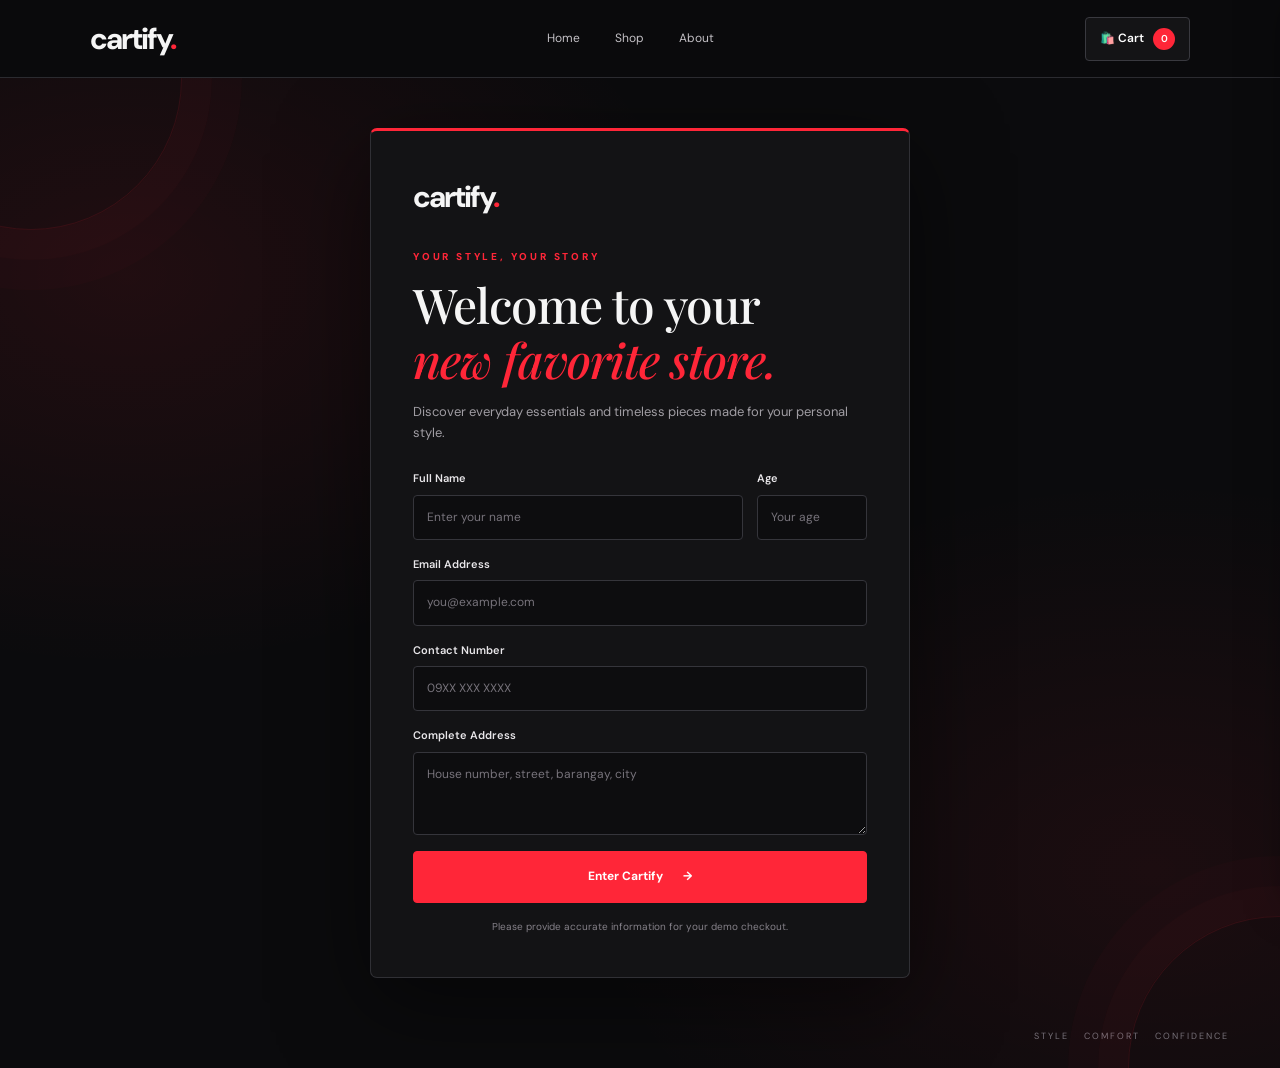
<file: index.html>
<!DOCTYPE html>
<html lang="en">
<head>
    <meta charset="UTF-8">
    <meta name="viewport" content="width=device-width, initial-scale=1.0">
    <meta name="theme-color" content="#f7f4ef">
    <title>Cartify | Your Everyday Style</title>

    <link rel="stylesheet" href="cartify.css">
    <script src="cartify.js" defer></script>
</head>
<body>

    <!-- Navigation -->
    <header class="navbar">
        <a href="#" class="logo" onclick="showStore(); return false;">
            cartify<span>.</span>
        </a>

        <nav class="nav-links">
            <a href="#home">Home</a>
            <a href="#products">Shop</a>
            <a href="#about">About</a>
        </nav>

        <button class="cart-button" id="cartButton" type="button">
            🛍️ Cart <span id="cartCount">0</span>
        </button>
    </header>

    <!-- Customer Information Gate -->
    <section class="welcome-screen" id="welcomeScreen">
        <div class="welcome-card">
            <div class="welcome-brand">cartify<span>.</span></div>

            <p class="eyebrow">YOUR STYLE, YOUR STORY</p>
            <h1>Welcome to your<br><span>new favorite store.</span></h1>

            <p class="welcome-description">
                Discover everyday essentials and timeless pieces
                made for your personal style.
            </p>

            <form id="customerForm">
                <div class="form-row">
                    <div class="form-group">
                        <label for="customerName">Full Name</label>
                        <input
                            type="text"
                            id="customerName"
                            placeholder="Enter your name"
                            autocomplete="name"
                            required
                        >
                    </div>

                    <div class="form-group">
                        <label for="customerAge">Age</label>
                        <input
                            type="number"
                            id="customerAge"
                            placeholder="Your age"
                            min="1"
                            max="120"
                            required
                        >
                    </div>
                </div>

                <div class="form-group">
                    <label for="customerEmail">Email Address</label>
                    <input
                        type="email"
                        id="customerEmail"
                        placeholder="you@example.com"
                        autocomplete="email"
                        required
                    >
                </div>

                <div class="form-group">
                    <label for="customerPhone">Contact Number</label>
                    <input
                        type="tel"
                        id="customerPhone"
                        placeholder="09XX XXX XXXX"
                        autocomplete="tel"
                        required
                    >
                </div>

                <div class="form-group">
                    <label for="customerAddress">Complete Address</label>
                    <textarea
                        id="customerAddress"
                        placeholder="House number, street, barangay, city"
                        autocomplete="street-address"
                        rows="3"
                        required
                    ></textarea>
                </div>

                <button type="submit" class="primary-button full-button">
                    Enter Cartify <span>→</span>
                </button>
            </form>

            <p class="privacy-note">
                Please provide accurate information for your demo checkout.
            </p>
        </div>

        <div class="welcome-decoration">
            <span>STYLE</span>
            <span>COMFORT</span>
            <span>CONFIDENCE</span>
        </div>
    </section>

    <!-- Main Store -->
    <main id="store" class="hidden">

        <!-- Hero Section -->
        <section class="hero" id="home">
            <div class="hero-content">
                <p class="eyebrow">THE EVERYDAY COLLECTION</p>

                <h1>Less ordinary.<br><span>More you.</span></h1>

                <p>
                    Find the pieces that make getting dressed
                    your favorite part of the day.
                </p>

                <a href="#products" class="primary-button hero-button">
                    Explore Collection <span>→</span>
                </a>

                <div class="hero-stats">
                    <div>
                        <strong>04</strong>
                        <span>Curated products</span>
                    </div>
                    <div>
                        <strong>100%</strong>
                        <span>Everyday style</span>
                    </div>
                </div>
            </div>

            <div class="hero-visual">
                <div class="hero-image-card">
                    <img src="dress.jpg" alt="Featured dress from Cartify">
                    <div class="image-caption">
                        <div>
                            <span>YOUR NEXT FAVORITE</span>
                            <h3>Made for your moments.</h3>
                        </div>
                        <span class="caption-arrow">↗</span>
                    </div>
                </div>

                <div class="floating-badge">
                    <span>✳</span>
                    <p>Find your<br>own style.</p>
                </div>
            </div>

            <div class="hero-background-text">CARTIFY</div>
        </section>

        <!-- Benefits -->
        <section class="benefits">
            <div class="benefit">
                <span>✳</span>
                <div>
                    <h3>Curated Essentials</h3>
                    <p>Pieces selected for your everyday wardrobe.</p>
                </div>
            </div>

            <div class="benefit">
                <span>♡</span>
                <div>
                    <h3>Made for You</h3>
                    <p>Style that feels personal and effortless.</p>
                </div>
            </div>

            <div class="benefit">
                <span>↗</span>
                <div>
                    <h3>Easy Shopping</h3>
                    <p>Browse, add to cart, and review your order.</p>
                </div>
            </div>
        </section>

        <!-- Products -->
        <section class="products-section" id="products">
            <div class="section-heading">
                <div>
                    <p class="eyebrow">THE CARTIFY EDIT</p>
                    <h2>Find your <span>favorites.</span></h2>
                </div>

                <p class="section-description">
                    Everyday pieces. Endless possibilities.
                </p>
            </div>

            <div class="product-grid">

                <article class="product-card">
                    <div class="product-image">
                        <span class="product-tag">COZY PICK</span>
                        <img src="cardigan.jpg" alt="Everyday cardigan">

                        <button
                            class="quick-add"
                            type="button"
                            data-add="cardigan"
                            aria-label="Add cardigan to cart"
                        >+</button>
                    </div>

                    <div class="product-info">
                        <div>
                            <p class="product-category">CLOTHING</p>
                            <h3>Everyday Cardigan</h3>
                        </div>
                        <p class="product-price">₱599.00</p>
                    </div>

                    <button
                        class="add-button"
                        type="button"
                        data-add="cardigan"
                    >Add to Cart <span>+</span></button>
                </article>

                <article class="product-card">
                    <div class="product-image">
                        <span class="product-tag">BEST DRESSED</span>
                        <img src="dress.jpg" alt="Classic everyday dress">

                        <button
                            class="quick-add"
                            type="button"
                            data-add="dress"
                            aria-label="Add dress to cart"
                        >+</button>
                    </div>

                    <div class="product-info">
                        <div>
                            <p class="product-category">CLOTHING</p>
                            <h3>Classic Dress</h3>
                        </div>
                        <p class="product-price">₱999.00</p>
                    </div>

                    <button
                        class="add-button"
                        type="button"
                        data-add="dress"
                    >Add to Cart <span>+</span></button>
                </article>

                <article class="product-card">
                    <div class="product-image">
                        <span class="product-tag">DAILY ESSENTIAL</span>
                        <img src="bag.jpg" alt="Everyday shoulder bag">

                        <button
                            class="quick-add"
                            type="button"
                            data-add="bag"
                            aria-label="Add bag to cart"
                        >+</button>
                    </div>

                    <div class="product-info">
                        <div>
                            <p class="product-category">ACCESSORIES</p>
                            <h3>Everyday Bag</h3>
                        </div>
                        <p class="product-price">₱1,199.00</p>
                    </div>

                    <button
                        class="add-button"
                        type="button"
                        data-add="bag"
                    >Add to Cart <span>+</span></button>
                </article>

                <article class="product-card">
                    <div class="product-image">
                        <span class="product-tag">STEP OUT</span>
                        <img src="shoes.jpg" alt="Everyday shoes">

                        <button
                            class="quick-add"
                            type="button"
                            data-add="shoes"
                            aria-label="Add shoes to cart"
                        >+</button>
                    </div>

                    <div class="product-info">
                        <div>
                            <p class="product-category">FOOTWEAR</p>
                            <h3>Everyday Shoes</h3>
                        </div>
                        <p class="product-price">₱899.00</p>
                    </div>

                    <button
                        class="add-button"
                        type="button"
                        data-add="shoes"
                    >Add to Cart <span>+</span></button>
                </article>

            </div>
        </section>

        <!-- About Section -->
        <section class="about-section" id="about">
            <div class="about-mark">c.</div>

            <div>
                <p class="eyebrow">A LITTLE ABOUT US</p>
                <h2>Your style.<br> Your <span>kind of everyday.</span></h2>
            </div>

            <p class="about-description">
                Cartify brings together simple, stylish essentials
                for people who want to feel confident in what they wear.
                Discover pieces that fit your lifestyle and make your
                everyday moments feel special.
            </p>
        </section>

        <!-- Footer -->
        <footer class="footer">
            <a href="#home" class="logo">cartify<span>.</span></a>
            <p>Find your everyday favorite.</p>
            <p>© <span id="currentYear"></span> Cartify. All rights reserved.</p>
        </footer>

    </main>

    <!-- Shopping Cart Overlay -->
    <div class="overlay" id="cartOverlay"></div>

    <!-- Shopping Cart Drawer -->
    <aside class="cart-drawer" id="cartDrawer" aria-label="Shopping cart">
        <div class="drawer-header">
            <div>
                <p class="eyebrow">YOUR SELECTION</p>
                <h2>Your Cart <span id="drawerCartCount">(0)</span></h2>
            </div>

            <button
                class="close-button"
                id="closeCart"
                type="button"
                aria-label="Close cart"
            >×</button>
        </div>

        <div class="cart-items" id="cartItems"></div>

        <div class="empty-cart" id="emptyCart">
            <span>🛍️</span>
            <h3>Your cart is waiting.</h3>
            <p>Looks like you haven't added anything yet.</p>
            <button class="primary-button" id="continueShopping" type="button">
                Explore Products
            </button>
        </div>

        <div class="cart-summary hidden" id="cartSummary">
            <div class="summary-line">
                <span>Subtotal</span>
                <strong id="cartSubtotal">₱0.00</strong>
            </div>

            <div class="summary-line">
                <span>Shipping</span>
                <span>Calculated at checkout</span>
            </div>

            <button class="primary-button full-button" id="checkoutButton" type="button">
                Proceed to Checkout <span>→</span>
            </button>

            <p class="cart-note">Review your items before confirming your demo order.</p>
        </div>
    </aside>

    <!-- Checkout Modal -->
    <div class="modal-overlay hidden" id="checkoutModal">
        <div class="checkout-modal">
            <button
                class="close-button modal-close"
                id="closeCheckout"
                type="button"
                aria-label="Close checkout"
            >×</button>

            <p class="eyebrow">ALMOST YOURS</p>
            <h2>Review your <span>order.</span></h2>
            <p class="modal-description">
                Check your customer information and order total.
            </p>

            <div class="checkout-customer" id="checkoutCustomer"></div>

            <div class="checkout-order">
                <h3>Order Summary</h3>
                <div id="checkoutItems"></div>

                <div class="checkout-total">
                    <span>Total</span>
                    <strong id="checkoutTotal">₱0.00</strong>
                </div>
            </div>

            <p class="demo-notice">
                Demo checkout only. This website does not process real payments
                or submit orders to a server.
            </p>

            <button
                class="primary-button full-button"
                id="confirmOrder"
                type="button"
            >Confirm Demo Order <span>→</span></button>
        </div>
    </div>

    <!-- Order Success Modal -->
    <div class="modal-overlay hidden" id="successModal">
        <div class="success-modal">
            <div class="success-icon">✓</div>
            <p class="eyebrow">ORDER COMPLETE</p>
            <h2>Thank you, <span id="successName">friend</span>!</h2>

            <p>
                Your demo order has been completed successfully.
                Thank you for shopping with Cartify.
            </p>

            <div class="success-order-number">
                Demo Reference: <strong id="orderReference"></strong>
            </div>

            <button class="primary-button full-button" id="finishOrder" type="button">
                Continue Shopping
            </button>
        </div>
    </div>

    <!-- Notification -->
    <div class="toast" id="toast" role="status" aria-live="polite"></div>

</body>
</html>
</file>
<file: cartify.css>
@import url('https://fonts.googleapis.com/css2?family=DM+Sans:wght@400;500;600;700;800&family=Playfair+Display:wght@400;500;600;700&display=swap');

:root {
    --background: #0b0b0d;
    --surface: #141416;
    --surface-light: #1b1b1f;
    --dark: #f5f5f5;
    --muted: #a09da3;
    --accent: #ff2638;
    --accent-dark: #d91528;
    --accent-glow: rgba(255, 38, 56, 0.24);
    --border: #2b2b30;
    --soft: #202024;
    --success: #58cf91;
    --shadow: 0 18px 55px rgba(0, 0, 0, 0.45);
}

* {
    margin: 0;
    padding: 0;
    box-sizing: border-box;
}

html {
    scroll-behavior: smooth;
    scroll-padding-top: 90px;
}

body {
    font-family: 'DM Sans', sans-serif;
    background: var(--background);
    color: var(--dark);
    line-height: 1.6;
}

body.no-scroll {
    overflow: hidden;
}

button,
input,
textarea {
    font: inherit;
}

button,
a {
    -webkit-tap-highlight-color: transparent;
}

button {
    cursor: pointer;
}

a {
    color: inherit;
    text-decoration: none;
}

img {
    display: block;
    max-width: 100%;
}

.hidden {
    display: none !important;
}

/* Shared Elements */

.logo,
.welcome-brand {
    font-size: 30px;
    font-weight: 800;
    letter-spacing: -2px;
}

.logo span,
.welcome-brand span {
    color: var(--accent);
}

.eyebrow {
    color: var(--accent);
    font-size: 10px;
    font-weight: 800;
    letter-spacing: 2.8px;
}

.primary-button {
    display: inline-flex;
    justify-content: center;
    align-items: center;
    gap: 20px;
    padding: 15px 22px;
    border: 1px solid var(--accent);
    border-radius: 4px;
    background: var(--accent);
    color: #ffffff;
    font-size: 12px;
    font-weight: 700;
    transition: background 0.25s, transform 0.25s, box-shadow 0.25s;
}

.primary-button:hover {
    background: var(--accent-dark);
    border-color: var(--accent-dark);
    box-shadow: 0 0 25px var(--accent-glow);
    transform: translateY(-2px);
}

.full-button {
    width: 100%;
}

/* Navigation */

.navbar {
    position: sticky;
    z-index: 20;
    top: 0;
    display: flex;
    align-items: center;
    justify-content: space-between;
    min-height: 78px;
    padding: 12px 7%;
    border-bottom: 1px solid var(--border);
    background: rgba(11, 11, 13, 0.94);
    backdrop-filter: blur(18px);
}

.nav-links {
    display: flex;
    gap: 35px;
}

.nav-links a {
    position: relative;
    color: #c3c0c5;
    font-size: 12px;
    transition: color 0.2s;
}

.nav-links a::after {
    position: absolute;
    right: 0;
    bottom: -7px;
    left: 0;
    height: 2px;
    background: var(--accent);
    content: "";
    transform: scaleX(0);
    transform-origin: left;
    transition: transform 0.25s;
}

.nav-links a:hover {
    color: white;
}

.nav-links a:hover::after {
    transform: scaleX(1);
}

.cart-button {
    display: flex;
    align-items: center;
    gap: 9px;
    padding: 10px 14px;
    border: 1px solid #39393f;
    border-radius: 4px;
    background: var(--surface);
    color: white;
    font-size: 12px;
    font-weight: 600;
    transition: border-color 0.2s, background 0.2s;
}

.cart-button:hover {
    border-color: var(--accent);
    background: var(--surface-light);
}

.cart-button span {
    display: grid;
    width: 22px;
    height: 22px;
    place-items: center;
    border-radius: 50%;
    background: var(--accent);
    color: white;
    font-size: 10px;
}

/* Welcome Screen */

.welcome-screen {
    position: relative;
    display: grid;
    min-height: calc(100vh - 78px);
    place-items: center;
    overflow: hidden;
    padding: 50px 20px 90px;
    background:
        radial-gradient(ellipse at 10% 20%, rgba(255, 38, 56, 0.09), transparent 35%),
        radial-gradient(ellipse at 90% 80%, rgba(255, 38, 56, 0.07), transparent 35%),
        var(--background);
}

.welcome-screen::before,
.welcome-screen::after {
    position: absolute;
    z-index: 0;
    width: 300px;
    height: 300px;
    border: 1px solid rgba(255, 38, 56, 0.12);
    border-radius: 50%;
    content: "";
    pointer-events: none;
}

.welcome-screen::before {
    top: -150px;
    left: -120px;
    box-shadow:
        0 0 0 30px rgba(255, 38, 56, 0.025),
        0 0 0 60px rgba(255, 38, 56, 0.02);
}

.welcome-screen::after {
    right: -150px;
    bottom: -150px;
    box-shadow:
        0 0 0 30px rgba(255, 38, 56, 0.025),
        0 0 0 60px rgba(255, 38, 56, 0.02);
}

.welcome-card {
    position: relative;
    z-index: 1;
    width: min(100%, 540px);
    padding: 42px;
    border: 1px solid #303035;
    border-top: 3px solid var(--accent);
    border-radius: 7px;
    background: rgba(20, 20, 22, 0.96);
    box-shadow: 0 25px 90px rgba(0, 0, 0, 0.5);
    animation: fadeUp 0.6s ease both;
}

.welcome-brand {
    margin-bottom: 28px;
}

.welcome-card h1 {
    margin-top: 12px;
    font-family: 'Playfair Display', serif;
    font-size: clamp(34px, 6vw, 48px);
    font-weight: 500;
    line-height: 1.15;
    letter-spacing: -1px;
}

.welcome-card h1 span {
    color: var(--accent);
    font-style: italic;
}

.welcome-description {
    margin: 15px 0 26px;
    color: var(--muted);
    font-size: 13px;
}

#customerForm {
    display: grid;
    gap: 16px;
}

.form-row {
    display: grid;
    grid-template-columns: 1fr 110px;
    gap: 14px;
}

.form-group {
    display: grid;
    gap: 7px;
}

.form-group label {
    color: #e8e6e9;
    font-size: 11px;
    font-weight: 600;
}

.form-group input,
.form-group textarea {
    width: 100%;
    padding: 12px 13px;
    border: 1px solid #35353b;
    border-radius: 4px;
    outline: none;
    background: #0d0d0f;
    color: white;
    font-size: 12px;
    transition: border-color 0.2s, box-shadow 0.2s;
}

.form-group input::placeholder,
.form-group textarea::placeholder {
    color: #77737b;
}

.form-group textarea {
    min-height: 75px;
    resize: vertical;
}

.form-group input:focus,
.form-group textarea:focus {
    border-color: var(--accent);
    box-shadow: 0 0 0 3px rgba(255, 38, 56, 0.1);
}

.privacy-note {
    margin-top: 16px;
    color: #858189;
    font-size: 10px;
    text-align: center;
}

.welcome-decoration {
    position: absolute;
    right: 4%;
    bottom: 24px;
    display: flex;
    gap: 15px;
    color: #777179;
    font-size: 9px;
    letter-spacing: 2px;
}

/* Hero Section */

.hero {
    position: relative;
    display: grid;
    grid-template-columns: 1fr 0.85fr;
    align-items: center;
    gap: 70px;
    min-height: 620px;
    padding: 70px 10%;
    overflow: hidden;
    background:
        radial-gradient(ellipse at 90% 50%, rgba(255, 38, 56, 0.09), transparent 45%),
        var(--background);
}

.hero-content {
    position: relative;
    z-index: 2;
}

.hero-content h1 {
    margin: 22px 0;
    font-family: 'Playfair Display', serif;
    font-size: clamp(50px, 6vw, 78px);
    font-weight: 500;
    line-height: 1.05;
    letter-spacing: -3px;
}

.hero-content h1 span {
    color: var(--accent);
    font-style: italic;
}

.hero-content > p:not(.eyebrow) {
    max-width: 360px;
    margin-bottom: 25px;
    color: var(--muted);
    font-size: 13px;
    line-height: 1.9;
}

.hero-button {
    margin-bottom: 45px;
}

.hero-stats {
    display: flex;
    gap: 45px;
}

.hero-stats div {
    display: grid;
    gap: 2px;
}

.hero-stats strong {
    font-family: 'Playfair Display', serif;
    font-size: 24px;
    font-weight: 500;
}

.hero-stats span {
    color: var(--muted);
    font-size: 10px;
}

.hero-visual {
    position: relative;
    z-index: 1;
    justify-self: end;
    width: 100%;
    max-width: 390px;
}

.hero-image-card {
    position: relative;
    height: 440px;
    overflow: hidden;
    border: 1px solid #383036;
    background: #191517;
}

.hero-image-card > img {
    width: 100%;
    height: 100%;
    object-fit: cover;
    transition: transform 0.6s;
}

.hero-image-card:hover > img {
    transform: scale(1.04);
}

.image-caption {
    position: absolute;
    right: 12px;
    bottom: 12px;
    left: 12px;
    display: flex;
    align-items: center;
    justify-content: space-between;
    padding: 17px;
    border: 1px solid #393035;
    background: rgba(12, 12, 14, 0.92);
    backdrop-filter: blur(10px);
}

.image-caption > div > span {
    color: var(--accent);
    font-size: 8px;
    letter-spacing: 1.5px;
}

.image-caption h3 {
    margin-top: 5px;
    font-family: 'Playfair Display', serif;
    font-size: 17px;
    font-weight: 500;
}

.caption-arrow {
    color: var(--accent);
    font-size: 22px;
}

.floating-badge {
    position: absolute;
    top: 35px;
    left: -45px;
    display: flex;
    align-items: center;
    gap: 9px;
    padding: 13px;
    border: 1px solid #3c292d;
    background: #151214;
    box-shadow: var(--shadow);
    transform: rotate(-6deg);
}

.floating-badge > span {
    color: var(--accent);
    font-size: 26px;
}

.floating-badge p {
    font-size: 10px;
    font-weight: 600;
    line-height: 1.5;
}

.hero-background-text {
    position: absolute;
    right: -15px;
    bottom: -65px;
    color: rgba(255, 38, 56, 0.045);
    font-size: clamp(120px, 22vw, 280px);
    font-weight: 800;
    letter-spacing: -15px;
    pointer-events: none;
}

/* Benefits */

.benefits {
    display: grid;
    grid-template-columns: repeat(3, 1fr);
    gap: 30px;
    padding: 30px 10%;
    border-top: 1px solid var(--border);
    border-bottom: 1px solid var(--border);
    background: #121214;
}

.benefit {
    display: flex;
    align-items: center;
    gap: 14px;
}

.benefit > span {
    display: grid;
    flex-shrink: 0;
    width: 43px;
    height: 43px;
    place-items: center;
    border: 1px solid #49252a;
    border-radius: 50%;
    color: var(--accent);
    font-size: 21px;
}

.benefit h3 {
    font-size: 11px;
    font-weight: 700;
}

.benefit p {
    margin-top: 4px;
    color: var(--muted);
    font-size: 10px;
}

/* Product Section */

.products-section {
    padding: 95px 8%;
}

.section-heading {
    display: flex;
    align-items: end;
    justify-content: space-between;
    gap: 20px;
    margin-bottom: 38px;
}

.section-heading h2,
.about-section h2 {
    margin-top: 10px;
    font-family: 'Playfair Display', serif;
    font-size: clamp(35px, 5vw, 48px);
    font-weight: 500;
    line-height: 1.2;
}

.section-heading h2 span,
.about-section h2 span {
    color: var(--accent);
    font-style: italic;
}

.section-description {
    max-width: 230px;
    color: var(--muted);
    font-size: 12px;
}

.product-grid {
    display: grid;
    grid-template-columns: repeat(4, minmax(0, 1fr));
    gap: 22px;
}

.product-card {
    min-width: 0;
    padding-bottom: 12px;
    transition: transform 0.25s;
}

.product-card:hover {
    transform: translateY(-5px);
}

.product-image {
    position: relative;
    height: 310px;
    overflow: hidden;
    border: 1px solid #29292e;
    background: #18181b;
}

.product-image > img {
    width: 100%;
    height: 100%;
    object-fit: cover;
    transition: transform 0.5s;
}

.product-card:hover .product-image > img {
    transform: scale(1.05);
}

.product-tag {
    position: absolute;
    z-index: 1;
    top: 12px;
    left: 12px;
    padding: 7px 9px;
    background: var(--accent);
    color: white;
    font-size: 8px;
    font-weight: 800;
    letter-spacing: 0.8px;
}

.quick-add {
    position: absolute;
    right: 12px;
    bottom: 12px;
    display: grid;
    width: 40px;
    height: 40px;
    place-items: center;
    border: 1px solid #ffffff;
    border-radius: 50%;
    background: white;
    color: #111111;
    font-size: 24px;
    transition: background 0.2s, color 0.2s, border-color 0.2s;
}

.quick-add:hover {
    border-color: var(--accent);
    background: var(--accent);
    color: white;
}

.product-info {
    display: flex;
    justify-content: space-between;
    align-items: start;
    gap: 10px;
    padding: 16px 0 13px;
}

.product-category {
    color: var(--accent);
    font-size: 8px;
    font-weight: 800;
    letter-spacing: 1.5px;
}

.product-info h3 {
    margin-top: 5px;
    font-size: 13px;
    font-weight: 600;
}

.product-price {
    padding-top: 15px;
    color: white;
    white-space: nowrap;
    font-size: 12px;
    font-weight: 700;
}

.add-button {
    display: flex;
    width: 100%;
    justify-content: space-between;
    align-items: center;
    padding: 12px 13px;
    border: 1px solid #39393f;
    background: #151517;
    color: white;
    font-size: 11px;
    font-weight: 600;
    transition: background 0.2s, color 0.2s, border-color 0.2s;
}

.add-button:hover {
    border-color: var(--accent);
    background: var(--accent);
    color: white;
}

.add-button span {
    font-size: 18px;
}

/* About */

.about-section {
    display: grid;
    grid-template-columns: 100px 1fr 0.9fr;
    align-items: center;
    gap: 35px;
    padding: 65px 10%;
    border-top: 1px solid #2b2023;
    border-bottom: 1px solid #2b2023;
    background:
        radial-gradient(ellipse at 0% 50%, rgba(255, 38, 56, 0.08), transparent 50%),
        #121214;
}

.about-mark {
    display: grid;
    width: 85px;
    height: 85px;
    place-items: center;
    border: 1px solid #69242c;
    border-radius: 50%;
    color: var(--accent);
    font-family: 'Playfair Display', serif;
    font-size: 55px;
}

.about-section h2 {
    font-size: 35px;
}

.about-description {
    color: #a09da3;
    font-size: 12px;
    line-height: 2;
}

/* Footer */

.footer {
    display: flex;
    flex-wrap: wrap;
    align-items: center;
    justify-content: space-between;
    gap: 15px;
    padding: 25px 8%;
    border-top: 1px solid var(--border);
    background: #09090a;
}

.footer .logo {
    font-size: 25px;
}

.footer p {
    color: var(--muted);
    font-size: 10px;
}

/* Cart Overlay */

.overlay {
    position: fixed;
    z-index: 40;
    inset: 0;
    background: rgba(0, 0, 0, 0.75);
    opacity: 0;
    visibility: hidden;
    transition: opacity 0.3s, visibility 0.3s;
}

.overlay.active {
    opacity: 1;
    visibility: visible;
}

/* Cart Drawer */

.cart-drawer {
    position: fixed;
    z-index: 41;
    top: 0;
    right: 0;
    display: flex;
    flex-direction: column;
    width: min(100%, 440px);
    height: 100dvh;
    padding: 28px;
    border-left: 1px solid #383036;
    background: #111113;
    box-shadow: -10px 0 40px rgba(0, 0, 0, 0.5);
    transform: translateX(105%);
    transition: transform 0.3s ease;
}

.cart-drawer.open {
    transform: translateX(0);
}

.drawer-header {
    display: flex;
    justify-content: space-between;
    align-items: center;
    padding-bottom: 20px;
    border-bottom: 1px solid var(--border);
}

.drawer-header h2 {
    margin-top: 5px;
    font-family: 'Playfair Display', serif;
    font-size: 27px;
    font-weight: 500;
}

.drawer-header h2 span {
    color: var(--muted);
    font-family: 'DM Sans', sans-serif;
    font-size: 13px;
}

.close-button {
    display: grid;
    width: 38px;
    height: 38px;
    place-items: center;
    border: 1px solid #39393f;
    border-radius: 50%;
    background: #1b1b1e;
    color: white;
    font-size: 25px;
    line-height: 1;
}

.close-button:hover {
    border-color: var(--accent);
    background: var(--accent);
}

.cart-items {
    flex: 1;
    overflow-y: auto;
}

.cart-item {
    display: grid;
    grid-template-columns: 85px 1fr auto;
    gap: 13px;
    padding: 18px 0;
    border-bottom: 1px solid var(--border);
}

.cart-item img {
    width: 85px;
    height: 105px;
    object-fit: cover;
    background: var(--soft);
}

.cart-item-details h3 {
    margin: 5px 0;
    font-size: 12px;
}

.cart-item-details p {
    color: var(--accent);
    font-size: 11px;
    font-weight: 600;
}

.quantity-control {
    display: flex;
    align-items: center;
    gap: 13px;
    margin-top: 12px;
}

.quantity-control button {
    width: 25px;
    height: 25px;
    border: 1px solid #39393f;
    background: #1b1b1e;
    color: white;
}

.quantity-control button:hover {
    border-color: var(--accent);
    background: var(--accent);
}

.quantity-control span {
    font-size: 11px;
}

.remove-button {
    align-self: start;
    border: none;
    background: none;
    color: #aaa5ad;
    font-size: 10px;
    text-decoration: underline;
}

.remove-button:hover {
    color: var(--accent);
}

.empty-cart {
    display: grid;
    flex: 1;
    align-content: center;
    justify-items: center;
    gap: 12px;
    text-align: center;
}

.empty-cart > span {
    font-size: 42px;
}

.empty-cart h3 {
    font-family: 'Playfair Display', serif;
    font-size: 23px;
    font-weight: 500;
}

.empty-cart p {
    margin-bottom: 10px;
    color: var(--muted);
    font-size: 12px;
}

.cart-summary {
    padding-top: 20px;
    border-top: 1px solid var(--border);
}

.summary-line {
    display: flex;
    justify-content: space-between;
    gap: 10px;
    margin-bottom: 15px;
    font-size: 12px;
}

.summary-line span:last-child {
    color: var(--muted);
    text-align: right;
}

.cart-note {
    margin-top: 12px;
    color: var(--muted);
    font-size: 10px;
    text-align: center;
}

/* Checkout Modal */

.modal-overlay {
    position: fixed;
    z-index: 60;
    inset: 0;
    display: grid;
    place-items: center;
    overflow-y: auto;
    padding: 20px;
    background: rgba(0, 0, 0, 0.78);
    backdrop-filter: blur(5px);
}

.checkout-modal,
.success-modal {
    position: relative;
    width: min(100%, 510px);
    max-height: calc(100dvh - 40px);
    overflow-y: auto;
    padding: 35px;
    border: 1px solid #383036;
    border-top: 3px solid var(--accent);
    border-radius: 7px;
    background: #141416;
    box-shadow: var(--shadow);
    animation: fadeUp 0.3s ease both;
}

.modal-close {
    position: absolute;
    top: 20px;
    right: 20px;
}

.checkout-modal h2,
.success-modal h2 {
    margin-top: 10px;
    font-family: 'Playfair Display', serif;
    font-size: 34px;
    font-weight: 500;
}

.checkout-modal h2 span,
.success-modal h2 span {
    color: var(--accent);
    font-style: italic;
}

.modal-description {
    margin: 8px 0 20px;
    color: var(--muted);
    font-size: 12px;
}

.checkout-customer {
    display: grid;
    gap: 8px;
    padding: 15px;
    border: 1px solid var(--border);
    background: #0e0e10;
    font-size: 11px;
    overflow-wrap: anywhere;
}

.checkout-customer strong {
    color: white;
    font-size: 12px;
}

.checkout-order {
    margin: 22px 0;
}

.checkout-order h3 {
    margin-bottom: 12px;
    font-size: 13px;
}

.checkout-order-item {
    display: flex;
    justify-content: space-between;
    gap: 15px;
    padding: 9px 0;
    border-bottom: 1px solid var(--border);
    font-size: 11px;
}

.checkout-order-item strong {
    white-space: nowrap;
}

.checkout-total {
    display: flex;
    justify-content: space-between;
    margin-top: 17px;
    font-size: 14px;
    font-weight: 700;
}

.checkout-total strong {
    color: var(--accent);
    font-size: 18px;
}

.demo-notice {
    margin-bottom: 17px;
    padding: 11px;
    border-left: 3px solid var(--accent);
    background: #1b1719;
    color: var(--muted);
    font-size: 10px;
    line-height: 1.7;
}

/* Success Modal */

.success-modal {
    text-align: center;
}

.success-icon {
    display: grid;
    width: 65px;
    height: 65px;
    margin: 0 auto 20px;
    place-items: center;
    border: 1px solid #24563c;
    border-radius: 50%;
    background: #14251b;
    color: var(--success);
    font-size: 30px;
}

.success-modal > p:not(.eyebrow) {
    margin: 15px 0;
    color: var(--muted);
    font-size: 12px;
    line-height: 1.9;
}

.success-order-number {
    margin: 20px 0;
    padding: 13px;
    border: 1px solid var(--border);
    background: #0e0e10;
    font-size: 11px;
}

.success-order-number strong {
    color: var(--accent);
}

/* Toast Notification */

.toast {
    position: fixed;
    z-index: 100;
    right: 20px;
    bottom: 20px;
    max-width: calc(100% - 40px);
    padding: 14px 20px;
    border: 1px solid #4b252a;
    border-left: 3px solid var(--accent);
    border-radius: 4px;
    background: #171315;
    color: white;
    box-shadow: var(--shadow);
    font-size: 12px;
    opacity: 0;
    pointer-events: none;
    transform: translateY(15px);
    transition: opacity 0.25s, transform 0.25s;
}

.toast.show {
    opacity: 1;
    transform: translateY(0);
}

/* Animations */

@keyframes fadeUp {
    from {
        opacity: 0;
        transform: translateY(15px);
    }

    to {
        opacity: 1;
        transform: translateY(0);
    }
}

/* Responsive Design */

@media (max-width: 1000px) {
    .hero {
        gap: 35px;
        padding-right: 7%;
        padding-left: 7%;
    }

    .product-grid {
        grid-template-columns: repeat(2, minmax(0, 1fr));
        gap: 30px 20px;
    }

    .product-image {
        height: 350px;
    }

    .benefits {
        padding-right: 6%;
        padding-left: 6%;
    }

    .about-section {
        grid-template-columns: 75px 1fr;
    }

    .about-description {
        grid-column: 2;
    }
}

@media (max-width: 650px) {
    .navbar {
        min-height: 68px;
        padding: 12px 5%;
    }

    .logo {
        font-size: 26px;
    }

    .nav-links {
        gap: 13px;
    }

    .nav-links a {
        font-size: 10px;
    }

    .cart-button {
        gap: 5px;
        padding: 7px 9px;
        font-size: 10px;
    }

    .welcome-screen {
        min-height: calc(100vh - 68px);
        padding: 30px 15px 65px;
    }

    .welcome-card {
        padding: 28px 22px;
    }

    .welcome-card h1 {
        font-size: 37px;
    }

    .welcome-decoration {
        right: 0;
        left: 0;
        justify-content: center;
        gap: 10px;
        font-size: 8px;
    }

    .hero {
        grid-template-columns: 1fr;
        gap: 35px;
        padding: 55px 7%;
    }

    .hero-content h1 {
        font-size: 59px;
    }

    .hero-visual {
        justify-self: center;
        width: min(100%, 370px);
    }

    .hero-image-card {
        height: 400px;
    }

    .floating-badge {
        left: -10px;
    }

    .hero-stats {
        gap: 30px;
    }

    .benefits {
        grid-template-columns: 1fr;
        gap: 20px;
        padding: 28px 8%;
    }

    .products-section {
        padding: 65px 5%;
    }

    .section-heading {
        align-items: start;
        flex-direction: column;
    }

    .section-description {
        max-width: none;
    }

    .product-grid {
        grid-template-columns: repeat(2, minmax(0, 1fr));
        gap: 25px 12px;
    }

    .product-image {
        height: 230px;
    }

    .product-tag {
        top: 7px;
        left: 7px;
        padding: 6px;
        font-size: 7px;
    }

    .quick-add {
        right: 7px;
        bottom: 7px;
        width: 33px;
        height: 33px;
    }

    .product-info {
        flex-direction: column;
        gap: 3px;
    }

    .product-info h3 {
        font-size: 12px;
    }

    .product-price {
        padding-top: 3px;
    }

    .about-section {
        grid-template-columns: 1fr;
        gap: 20px;
        padding: 45px 7%;
    }

    .about-mark {
        width: 65px;
        height: 65px;
        font-size: 42px;
    }

    .about-section h2 {
        font-size: 34px;
    }

    .about-description {
        grid-column: auto;
    }

    .footer {
        flex-direction: column;
        align-items: flex-start;
        padding: 25px 7%;
    }

    .cart-drawer {
        padding: 22px 18px;
    }

    .checkout-modal,
    .success-modal {
        padding: 28px 20px;
    }

    .checkout-modal h2,
    .success-modal h2 {
        font-size: 29px;
    }
}

@media (max-width: 380px) {
    .nav-links {
        gap: 8px;
    }

    .nav-links a {
        font-size: 9px;
    }

    .product-image {
        height: 190px;
    }

    .product-info h3 {
        font-size: 11px;
    }

    .product-price {
        font-size: 11px;
    }

    .form-row {
        grid-template-columns: 1fr 90px;
    }
}

@media (prefers-reduced-motion: reduce) {
    *,
    *::before,
    *::after {
        scroll-behavior: auto !important;
        animation-duration: 0.01ms !important;
        transition-duration: 0.01ms !important;
    }
}
</file>
